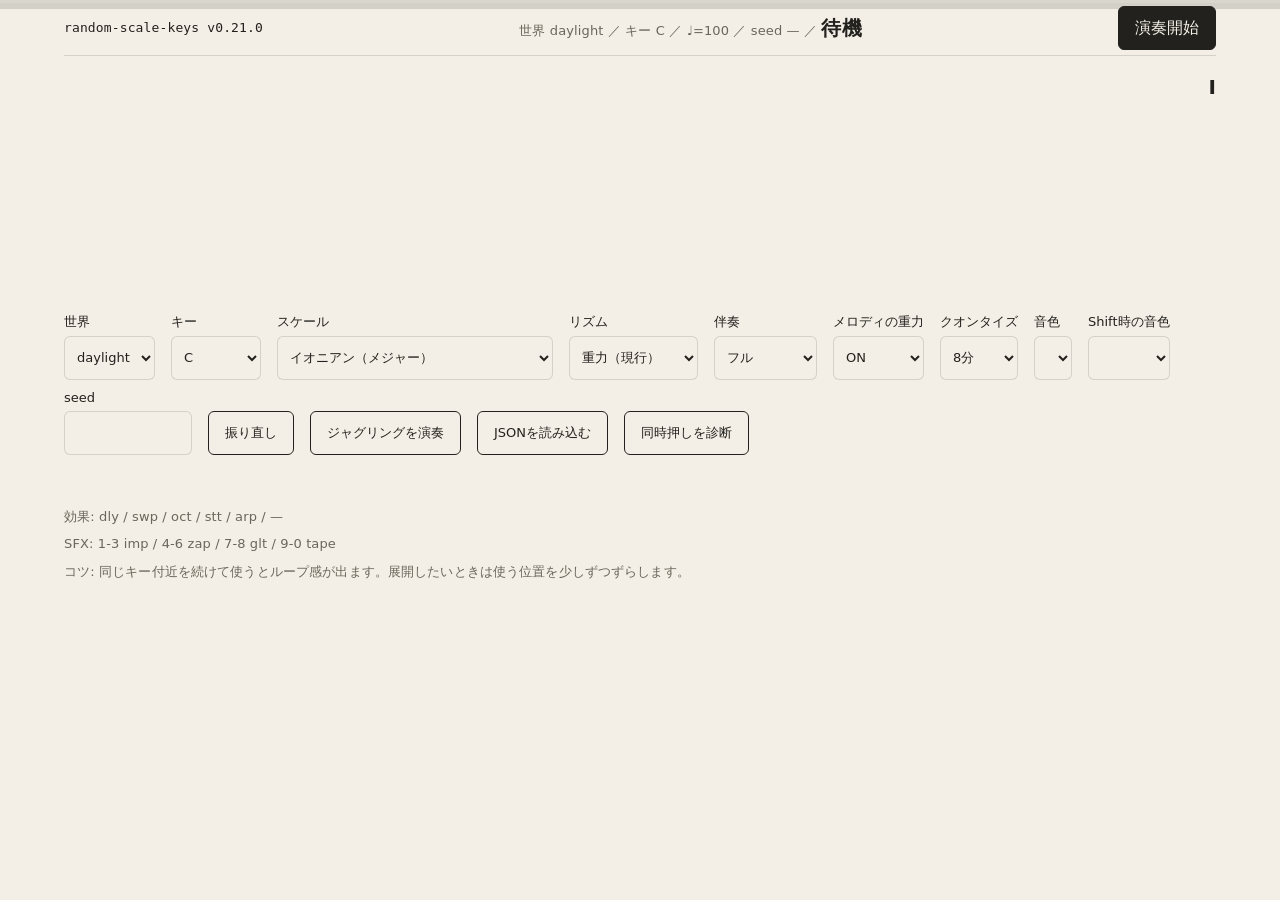
<file: index.html>
<!DOCTYPE html>
<html lang="ja">
<head>
<meta charset="utf-8">
<meta http-equiv="refresh" content="0; url=./app/">
<title>random-scale-keys</title>
<link rel="icon" href="data:,">
</head>
<body>
<p><a href="./app/">app を開く</a>（音だけの検証機は <a href="./prototype/">prototype</a>）</p>
</body>
</html>
</file>
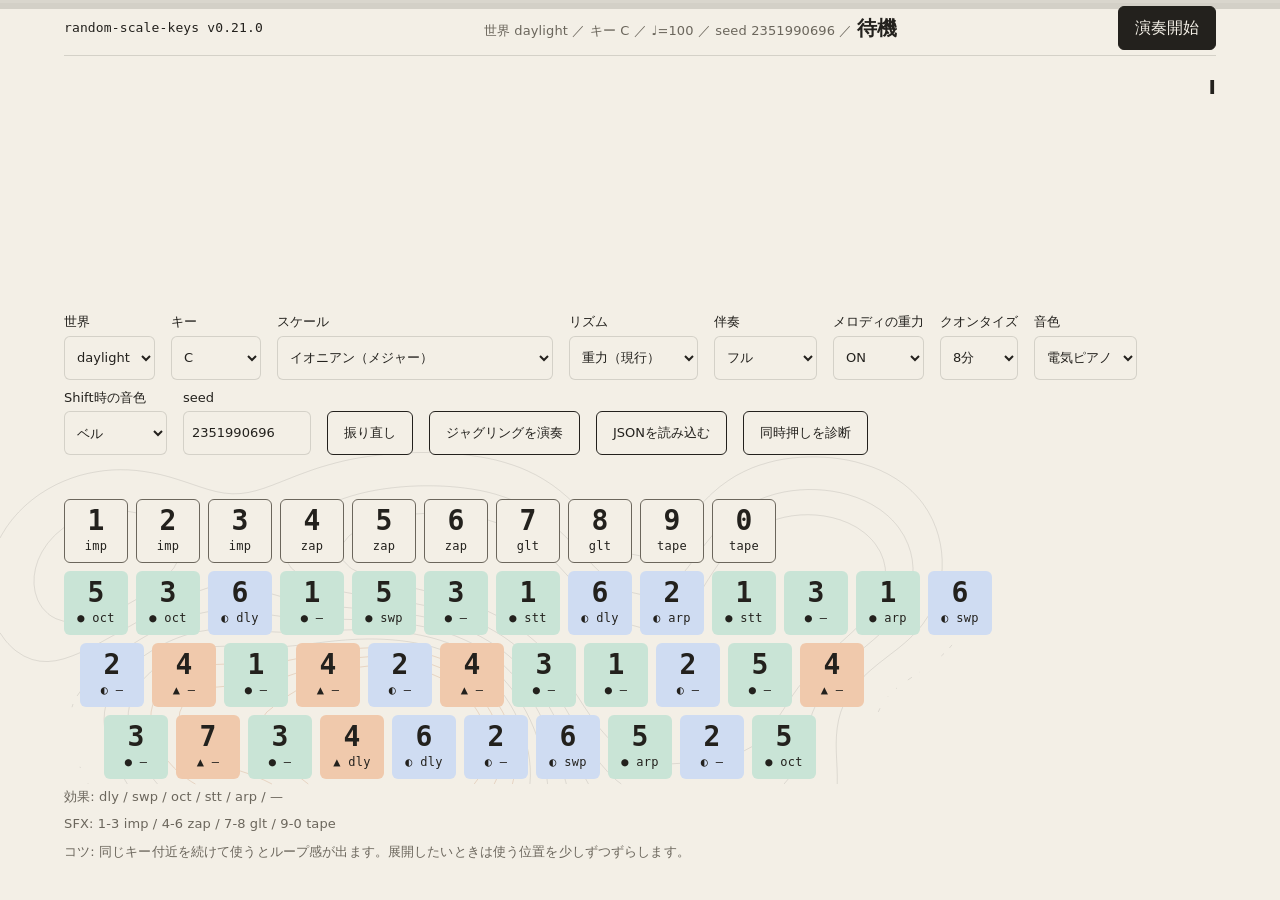
<file: app/index.html>
<!doctype html>
<html lang="ja" data-world="daylight">
<head>
  <meta charset="utf-8">
  <meta name="viewport" content="width=device-width, initial-scale=1">
  <meta name="description" content="PCキーボードの文字キーと記号キーで、ランダムなスケール配置を演奏するブラウザアプリ">
  <link rel="icon" href="data:,">
  <link rel="stylesheet" href="./style.css">
  <title>random-scale-keys v0.21.0</title>
</head>
<body tabindex="-1">
  <canvas id="terrain" aria-hidden="true"></canvas>
  <div id="progress-track" role="progressbar" aria-label="テイクの進捗" aria-valuemin="0" aria-valuemax="100" aria-valuenow="0"><span id="progress-fill"></span></div>
  <div id="tension-track" aria-hidden="true"><span id="tension-fill"></span></div>

  <main class="app-shell">
    <header class="topbar">
      <p class="version">random-scale-keys v0.21.0</p>
      <p class="take-status" aria-live="polite">
        <span id="status-world">世界 daylight</span>
        <span aria-hidden="true">／</span>
        <span id="status-key">キー C</span>
        <span aria-hidden="true">／</span>
        <span id="status-bpm">♩=100</span>
        <span aria-hidden="true">／</span>
        <span id="status-seed">seed —</span>
        <span aria-hidden="true">／</span>
        <strong id="status-label">待機</strong>
        <span id="status-position"></span>
        <span id="status-section"></span>
        <span id="status-remaining"></span>
      </p>
      <button id="primary-action" class="button button-primary" type="button">演奏開始</button>
    </header>

    <section class="terrain-stage" aria-label="演奏状態">
      <p id="chord" class="chord" aria-live="polite">I</p>
      <output id="countin" class="countin" aria-live="assertive"></output>
      <p id="answer" class="answer" aria-live="polite"></p>
    </section>

    <div id="content" class="content">
      <section class="performance" aria-label="キーボード地形">
        <form id="settings" class="settings">
          <label class="performance-setting">世界
            <select id="world" name="world">
              <option value="daylight">daylight</option>
              <option value="night">night</option>
            </select>
          </label>
          <label class="performance-setting">キー
            <select id="key" name="key">
              <option value="random">ランダム</option>
              <option value="0" selected>C</option>
              <option value="1">C♯</option>
              <option value="2">D</option>
              <option value="3">E♭</option>
              <option value="4">E</option>
              <option value="5">F</option>
              <option value="6">F♯</option>
              <option value="7">G</option>
              <option value="8">A♭</option>
              <option value="9">A</option>
              <option value="10">B♭</option>
              <option value="11">B</option>
            </select>
          </label>
          <label class="performance-setting">スケール
            <select id="scale" name="scale">
              <optgroup label="教会旋法">
                <option value="ionian">イオニアン（メジャー）</option>
                <option value="dorian">ドリアン</option>
                <option value="phrygian">フリジアン</option>
                <option value="lydian">リディアン</option>
                <option value="mixolydian">ミクソリディアン</option>
                <option value="aeolian">エオリアン（ナチュラル・マイナー）</option>
                <option value="locrian">ロクリアン</option>
              </optgroup>
              <optgroup label="短音階の変種">
                <option value="harmonic_minor">ハーモニック・マイナー</option>
                <option value="melodic_minor">メロディック・マイナー</option>
              </optgroup>
              <optgroup label="五音音階・ブルース">
                <option value="major_pentatonic">メジャー・ペンタトニック</option>
                <option value="minor_pentatonic">マイナー・ペンタトニック</option>
                <option value="blues">ブルース</option>
                <option value="whole_tone">ホールトーン</option>
              </optgroup>
              <optgroup label="日本の音階">
                <option value="yo">陽音階</option>
                <option value="in_sen">陰音階（都節）</option>
                <option value="hirajoshi">平調子</option>
                <option value="ryukyu">琉球音階</option>
              </optgroup>
              <optgroup label="その他の民族音階">
                <option value="hijaz">ヒジャーズ</option>
                <option value="hungarian_minor">ハンガリアン・マイナー</option>
                <option value="double_harmonic">ダブル・ハーモニック</option>
                <option value="egyptian">エジプシャン</option>
              </optgroup>
            </select>
          </label>
          <label class="performance-setting">リズム
            <select id="rhythm" name="rhythm">
              <option value="gravity" selected>重力（現行）</option>
              <option value="disco">ディスコ</option>
              <option value="dnb">ドラムンベース</option>
              <option value="pops">ポップス</option>
              <option value="hiphop">ヒップホップ</option>
            </select>
          </label>
          <label class="performance-setting">伴奏
            <select id="accompaniment" name="accompaniment">
              <option value="full" selected>フル</option>
              <option value="drums">ドラムだけ</option>
            </select>
          </label>
          <label class="performance-setting">メロディの重力
            <select id="melody" name="melody">
              <option value="on" selected>ON</option>
              <option value="off">OFF</option>
            </select>
          </label>
          <label class="performance-setting">クオンタイズ
            <select id="quantize" name="quantize">
              <option value="off">OFF</option>
              <option value="4">4分</option>
              <option value="8" selected>8分</option>
              <option value="16">16分</option>
            </select>
          </label>
          <label class="performance-setting">音色
            <select id="timbre" name="timbre"></select>
          </label>
          <label class="performance-setting">Shift時の音色
            <select id="timbre-shift" name="timbre-shift"></select>
          </label>
          <label class="performance-setting">seed
            <input id="seed" name="seed" type="number" inputmode="numeric" autocomplete="off" spellcheck="false">
          </label>
          <button id="reroll" class="button button-secondary performance-setting" type="button">振り直し</button>
          <button id="scene-play" class="button button-secondary performance-setting" type="button">ジャグリングを演奏</button>
          <label class="button button-secondary file-button">JSONを読み込む
            <input id="take-file" name="take-file" type="file" accept="application/json,.json">
          </label>
          <button id="diagnose" class="button button-secondary performance-setting" type="button">同時押しを診断</button>
          <p id="load-error" class="settings-feedback" aria-live="polite"></p>
        </form>

        <section id="diagnostic-panel" class="diagnostic-panel" aria-label="同時押し診断" hidden>
          <p id="diagnostic-message">3秒のあいだ、押せるだけ同時にキーを押してください</p>
          <a id="diagnostic-note" href="../README.md#同時押しについて" hidden>同時押しの上限について</a>
          <button id="diagnostic-close" class="text-button" type="button">閉じる</button>
        </section>
        <div id="keyboard" class="keyboard" aria-label="数字キーのSFXと文字キー・記号キーのキー配置"></div>
        <p class="legend"><span>効果: dly / swp / oct / stt / arp / —</span></p>
        <p class="legend"><span>SFX: 1-3 imp / 4-6 zap / 7-8 glt / 9-0 tape</span></p>
        <p id="performance-tip" class="legend">コツ: 同じキー付近を続けて使うとループ感が出ます。展開したいときは使う位置を少しずつずらします。</p>
        <p class="mobile-message">このアプリは物理キーボードで演奏します。PCで開いてください</p>
      </section>

      <aside id="finished-panel" class="finished-panel" aria-labelledby="finished-title" hidden>
        <h1 id="finished-title">テイク完了</h1>
        <p id="take-summary"></p>
        <p id="scale-summary"></p>
        <p id="loaded-take" class="loaded-take" hidden></p>
        <p id="scene-summary" class="scene-summary" hidden></p>
        <div class="export-actions">
          <button id="replay" class="button button-primary" type="button">再生</button>
          <button id="wav" class="button button-primary" type="button">WAVを書き出す</button>
          <button id="stems" class="button button-primary" type="button">ステム3本を書き出す</button>
          <button id="midi" class="button button-primary" type="button">MIDIを書き出す</button>
          <button id="json" class="button button-secondary" type="button">JSONを書き出す</button>
        </div>
        <p class="export-note">WAVの生成は約1秒／ステムは約3秒</p>
        <p id="export-status" class="export-status" aria-live="polite"></p>
        <div class="finish-actions">
          <button id="retake" class="button button-secondary" type="button">もう1テイク</button>
          <button id="finish-reroll" class="button button-secondary" type="button">配置を振り直す</button>
        </div>
        <p id="share-link" class="share-link"></p>
      </aside>
    </div>
  </main>

  <script type="module" src="./main.js"></script>
</body>
</html>
</file>
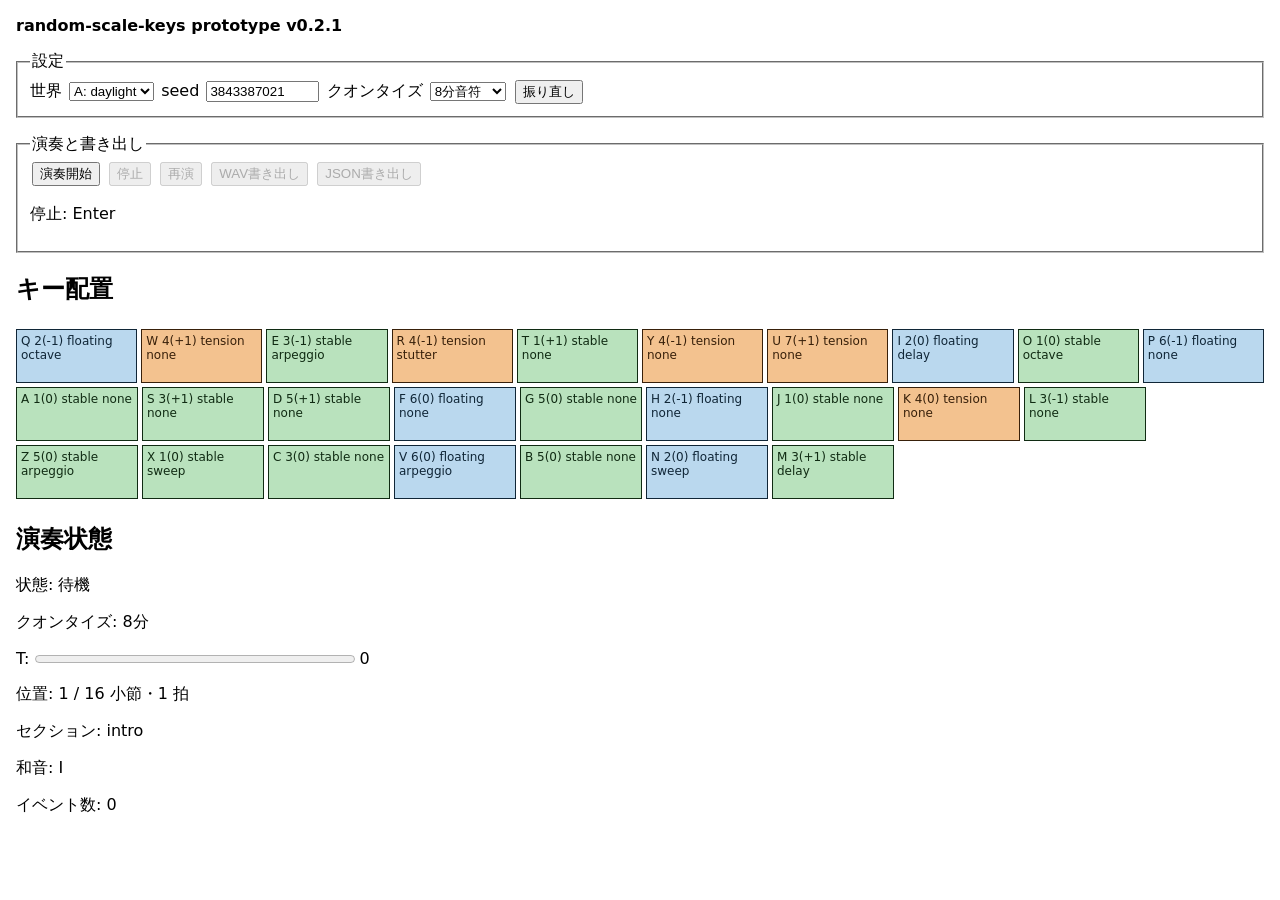
<file: prototype/index.html>
<!doctype html>
<html lang="ja">
<head>
  <meta charset="utf-8">
  <meta name="viewport" content="width=device-width, initial-scale=1">
  <link rel="icon" href="data:,">
  <title>random-scale-keys prototype v0.2.1</title>
  <style>
    :root { font-family: system-ui, sans-serif; color-scheme: light dark; }
    body { margin: 16px; }
    h1 { margin: 0 0 16px; font-size: 1rem; }
    fieldset { margin: 0 0 16px; }
    button, input, select { margin: 2px; }
    .key-row { display: flex; gap: 4px; margin: 4px 0; }
    .key { width: 112px; min-height: 44px; padding: 4px; border: 1px solid currentColor; font-size: 0.75rem; }
    .role-stable { background: #b9e2bd; color: #102b13; }
    .role-floating { background: #bad8ee; color: #102637; }
    .role-tension { background: #f3c28f; color: #38200a; }
    .key.pressed { filter: invert(1); }
    #layout { overflow-x: auto; margin-bottom: 16px; }
    #tension { width: 320px; max-width: 100%; }
    output { font-variant-numeric: tabular-nums; }
  </style>
</head>
<body>
  <h1>random-scale-keys prototype v0.2.1</h1>

  <fieldset>
    <legend>設定</legend>
    <label>世界
      <select id="world">
        <option value="daylight">A: daylight</option>
        <option value="night">B: night</option>
      </select>
    </label>
    <label>seed <input id="seed" inputmode="numeric" size="12"></label>
    <label>クオンタイズ
      <select id="quantize">
        <option value="off">OFF</option>
        <option value="4">4分音符</option>
        <option value="8" selected>8分音符</option>
        <option value="16">16分音符</option>
      </select>
    </label>
    <button id="reroll" type="button">振り直し</button>
  </fieldset>

  <fieldset>
    <legend>演奏と書き出し</legend>
    <button id="start" type="button">演奏開始</button>
    <button id="stop" type="button">停止</button>
    <button id="replay" type="button">再演</button>
    <button id="wav" type="button">WAV書き出し</button>
    <button id="json" type="button">JSON書き出し</button>
    <p>停止: Enter</p>
  </fieldset>

  <section aria-label="キー配置">
    <h2>キー配置</h2>
    <div id="layout"></div>
    <p id="answer" aria-live="polite"></p>
  </section>

  <section aria-label="演奏状態">
    <h2>演奏状態</h2>
    <p>状態: <output id="status">待機</output></p>
    <p>クオンタイズ: <output id="quantize-status">8分</output></p>
    <p>
      <label for="tension">T:</label>
      <progress id="tension" max="100" value="0"></progress>
      <output id="tension-value">0</output>
    </p>
    <p>位置: <output id="position">1 / 16 小節・1 拍</output></p>
    <p>セクション: <output id="section">intro</output></p>
    <p>和音: <output id="chord">I</output></p>
    <p>イベント数: <output id="event-count">0</output></p>
  </section>

  <script type="module" src="./app.js"></script>
</body>
</html>
</file>
<file: app/style.css>
:root {
  --bg:#F3EFE6; --bg-tense:#EAD9CC; --text:#23211D; --text-sub:#6B665C;
  --role-stable:#C9E4D6; --role-floating:#CFDCF2; --role-tension:#F0C9AC;
  --ink-stable:#2F7A5B; --ink-floating:#34609F; --ink-tension:#A84F12;
  --btn:#23211D; --btn-text:#F3EFE6;
  --fs-key:28px; --fs-key-sub:12px; --fs-h1:20px; --fs-body:16px; --fs-small:13px; --fs-countin:84px;
  --space-1:4px; --space-2:8px; --space-3:16px; --space-4:24px; --space-5:40px; --space-6:64px;
  --key-size:64px; --key-gap:8px; --radius-s:6px; --radius-m:10px; --radius-l:16px;
  --duration-press:80ms; --duration-tense:600ms; --duration-bloom:900ms;
  --contour-alpha:0.10; --contour-alpha-ridge:0.16; --contour-width:1px;
  --progress-height:3px; --progress-track-alpha:0.12;
  --ease-standard:cubic-bezier(0.2,0,0,1);
  --topbar-height:56px; --layout-max:1200px; --finished-width:360px;
  --line:1px; --line-alpha:15%; --press-line:1.5px; --press-shift:2px;
  --weight-semibold:600; --lh-key:1; --lh-key-sub:1.2; --lh-h1:1.5; --lh-body:1.6; --lh-small:1.5;
  --tracking-key-sub:0.02em; --tracking-small:0.01em; --disabled-opacity:0.45;
}
[data-world="night"] { --bg:#1B1D22; --bg-tense:#2A211F; --text:#ECE8E0; --text-sub:#A9A49A;
  --role-stable:#5FBF94; --role-floating:#8FB3EE; --role-tension:#F0925A;
  --ink-stable:#5FBF94; --ink-floating:#8FB3EE; --ink-tension:#F0925A; --btn:#ECE8E0; --btn-text:#1B1D22; }

html {
  font-family: system-ui, "Hiragino Sans", sans-serif;
  color: var(--text);
  background: var(--bg);
}

* { box-sizing: border-box; }

body {
  min-width: 0;
  min-height: 100svh;
  margin: 0;
  overflow-x: hidden;
  font-size: var(--fs-body);
  line-height: var(--lh-body);
  background: var(--bg);
}

button,
input,
select { font: inherit; }

button,
select,
input { color: inherit; }

button:focus-visible,
select:focus-visible,
input:focus-visible {
  outline: calc(var(--line) * 2) solid var(--ink-floating);
  outline-offset: var(--press-shift);
}

button:disabled,
input:disabled,
select:disabled { cursor: not-allowed; opacity: var(--disabled-opacity); }

#terrain {
  position: fixed;
  inset: 0;
  width: 100%;
  height: 100%;
  z-index: 0;
  pointer-events: none;
}

#progress-track {
  position: fixed;
  inset: 0 0 auto;
  height: var(--progress-height);
  z-index: 3;
  background: color-mix(in srgb, var(--text) calc(var(--progress-track-alpha) * 100%), transparent);
}

#progress-fill {
  display: block;
  width: 0;
  height: 100%;
  background: var(--ink-floating);
}

#tension-track {
  position: fixed;
  inset: var(--progress-height) 0 auto;
  height: calc(var(--space-1) + var(--press-shift));
  z-index: 2;
  background: color-mix(in srgb, var(--text) var(--line-alpha), transparent);
}

#tension-fill {
  display: block;
  width: 0;
  height: 100%;
  background: var(--ink-tension);
  transition: width var(--duration-tense) linear;
}

.app-shell {
  position: relative;
  z-index: 1;
  width: min(100%, var(--layout-max));
  min-height: 100svh;
  margin-inline: auto;
  padding-inline: var(--space-4);
}

.topbar {
  min-height: var(--topbar-height);
  display: grid;
  grid-template-columns: auto 1fr auto;
  gap: var(--space-4);
  align-items: center;
  border-bottom: var(--line) solid color-mix(in srgb, var(--text) var(--line-alpha), transparent);
  background: var(--bg);
}

.version,
.take-status,
.legend,
.export-note,
.share-link {
  margin: 0;
  font-size: var(--fs-small);
  line-height: var(--lh-small);
  letter-spacing: var(--tracking-small);
}

.version,
.key,
.countin { font-family: ui-monospace, "SF Mono", Menlo, monospace; }

.take-status { text-align: center; color: var(--text-sub); background: var(--bg); }
.take-status #status-remaining { font-size: var(--fs-small); line-height: var(--lh-small); color: var(--text-sub); }
.take-status strong { color: var(--text); font-size: var(--fs-h1); line-height: var(--lh-h1); font-weight: var(--weight-semibold); }
body[data-high-tension="true"] .take-status { color: var(--text); }
body[data-high-tension="true"] .text-button { color: var(--text); }

.button {
  min-height: calc(var(--space-5) + var(--space-1));
  padding: var(--space-2) var(--space-3);
  border: var(--line) solid var(--text);
  border-radius: var(--radius-s);
  cursor: pointer;
}

.button-primary { color: var(--btn-text); background: var(--btn); }
.button-secondary { color: var(--text); background: var(--bg); }

.text-button {
  min-height: calc(var(--space-5) + var(--space-1));
  padding: var(--space-2);
  border: 0;
  color: var(--text-sub);
  background: transparent;
  cursor: pointer;
}

.terrain-stage {
  position: relative;
  min-height: calc(var(--space-6) * 4);
}

.chord {
  position: absolute;
  top: var(--space-3);
  right: 0;
  margin: 0;
  color: var(--text);
  font-size: var(--fs-h1);
  line-height: var(--lh-h1);
  font-weight: var(--weight-semibold);
  background: var(--bg);
}

.chord.resolution { color: var(--ink-stable); }

.countin {
  position: absolute;
  inset: 50% auto auto 50%;
  margin: 0;
  color: var(--text);
  font-size: var(--fs-countin);
  line-height: var(--lh-key);
  font-weight: var(--weight-semibold);
  transform: translate(-50%, -50%);
}

.answer {
  position: absolute;
  inset: auto 0 0;
  min-height: calc(var(--fs-small) * var(--lh-small));
  margin: 0;
  color: var(--ink-stable);
  font-size: var(--fs-small);
  line-height: var(--lh-small);
  text-align: center;
}

.content {
  width: max-content;
  max-width: 100%;
  display: flex;
  gap: var(--space-5);
  align-items: end;
  margin-inline: auto;
  padding-bottom: var(--space-4);
}
.performance { width: max-content; max-width: 100%; min-width: 0; }

.settings {
  display: flex;
  flex-wrap: wrap;
  gap: var(--space-2) var(--space-3);
  align-items: end;
  margin-bottom: var(--space-3);
  font-size: var(--fs-small);
  line-height: var(--lh-small);
}

.settings label { display: grid; gap: var(--space-1); }
.settings select,
.settings input:not([type="file"]) {
  min-height: calc(var(--space-5) + var(--space-1));
  padding: var(--space-1) var(--space-2);
  border: var(--line) solid color-mix(in srgb, var(--text) var(--line-alpha), transparent);
  border-radius: var(--radius-s);
  background: var(--bg);
}
.settings input:not([type="file"]) { width: calc(var(--space-6) * 2); }

.file-button {
  position: relative;
  display: inline-grid;
  place-items: center;
  overflow: hidden;
}

.file-button input {
  position: absolute;
  inset: 0;
  width: 100%;
  height: 100%;
  opacity: 0;
  cursor: pointer;
}
.file-button:has(input:disabled) { cursor: not-allowed; opacity: var(--disabled-opacity); }

.settings-feedback {
  width: 100%;
  min-height: calc(var(--fs-small) * var(--lh-small));
  margin: 0;
  color: var(--ink-tension);
}

.diagnostic-panel {
  display: flex;
  flex-wrap: wrap;
  gap: var(--space-2) var(--space-3);
  align-items: center;
  margin-bottom: var(--space-3);
  padding: var(--space-2) var(--space-3);
  border: var(--line) solid color-mix(in srgb, var(--text) var(--line-alpha), transparent);
  border-radius: var(--radius-m);
  background: var(--bg);
  font-size: var(--fs-small);
  line-height: var(--lh-small);
}
.diagnostic-panel p { margin: 0; }
.diagnostic-panel a { color: var(--text); }

.keyboard { display: grid; gap: var(--key-gap); }
.key-row { display: flex; gap: var(--key-gap); }

.key {
  width: var(--key-size);
  height: var(--key-size);
  padding: var(--space-1);
  display: grid;
  place-content: center;
  gap: var(--space-1);
  border: var(--press-line) solid transparent;
  border-radius: var(--radius-s);
  color: var(--text);
  text-align: center;
  touch-action: manipulation;
  user-select: none;
  transition: transform var(--duration-press) var(--ease-standard), border-color var(--duration-press) var(--ease-standard);
}

.key-stable { background: var(--role-stable); }
.key-floating { background: var(--role-floating); }
.key-tension { background: var(--role-tension); }
[data-world="night"] .key { color: var(--btn-text); }
.key-sfx,
[data-world="night"] .key-sfx {
  border-color: var(--text-sub);
  color: var(--text);
  background: var(--bg);
}
.key.pressed { border-color: var(--text); transform: translateY(var(--press-shift)); }
.keyboard.shift .key:not(.key-sfx) { border-color: var(--text-sub); }
.key-degree { font-size: var(--fs-key); line-height: var(--lh-key); font-weight: var(--weight-semibold); }
.key-meta { font-size: var(--fs-key-sub); line-height: var(--lh-key-sub); letter-spacing: var(--tracking-key-sub); }

.legend { display: flex; flex-wrap: wrap; gap: var(--space-2) var(--space-3); margin-top: var(--space-2); color: var(--text-sub); }
body[data-high-tension="true"] .legend { color: var(--text); }

.finished-panel {
  width: var(--finished-width);
  flex: 0 0 var(--finished-width);
  padding: var(--space-4);
  border: var(--line) solid color-mix(in srgb, var(--text) var(--line-alpha), transparent);
  border-radius: var(--radius-l);
  background: var(--bg);
}

.finished-panel h1 { margin: 0 0 var(--space-2); font-size: var(--fs-h1); line-height: var(--lh-h1); }
.finished-panel p { margin-block: var(--space-2); }
.export-actions,
.finish-actions { display: flex; flex-wrap: wrap; gap: var(--space-2); margin-top: var(--space-3); }
.export-status { min-height: calc(var(--fs-small) * var(--lh-small)); color: var(--text-sub); font-size: var(--fs-small); line-height: var(--lh-small); }
.share-link { overflow-wrap: anywhere; color: var(--text-sub); }
.loaded-take,
.scene-summary { overflow-wrap: anywhere; font-size: var(--fs-small); line-height: var(--lh-small); }
.mobile-message { display: none; }

body[data-imported="true"] .keyboard,
body[data-imported="true"] .legend { display: none; }

[hidden] { display: none !important; }

@media (max-width: 900px) {
  :root { --key-size:52px; }
  .app-shell { padding-inline: var(--space-3); }
  .topbar { grid-template-columns: 1fr auto; gap: var(--space-2); }
  .version { grid-column: 1; }
  .take-status { grid-column: 1 / -1; grid-row: 2; padding-bottom: var(--space-2); text-align: left; }
  .content { width: 100%; display: grid; }
  .performance { width: 100%; }
  .finished-panel { width: 100%; }
}

@media (max-width: 599.98px) {
  #terrain,
  #progress-track,
  #tension-track,
  .topbar,
  .terrain-stage,
  .settings,
  .diagnostic-panel,
  .keyboard,
  .legend,
  .finished-panel { display: none; }
  .mobile-message { display: block; margin: 0; padding: var(--space-4); border: var(--line) solid var(--text); border-radius: var(--radius-m); background: var(--bg); }
}

@media (prefers-reduced-motion: reduce) {
  #tension-fill,
  .key { transition: none; }
}
</file>
